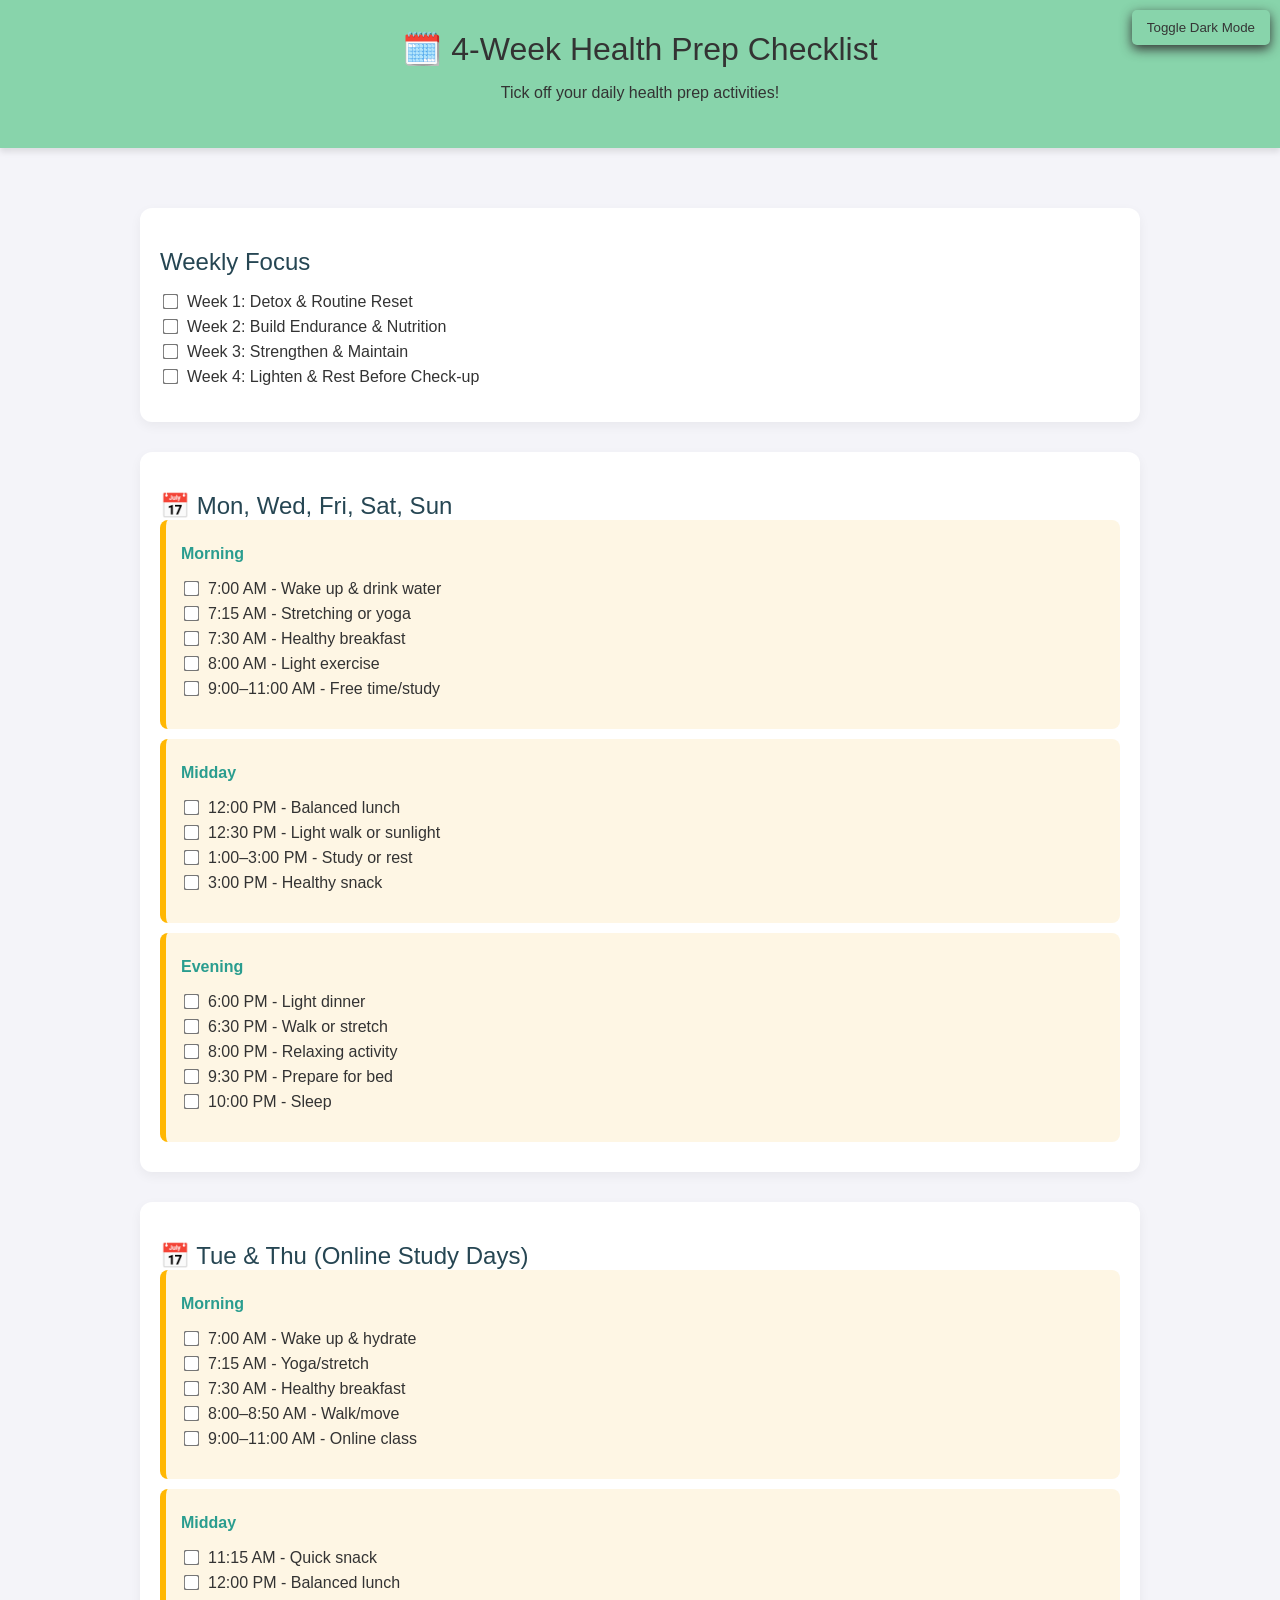
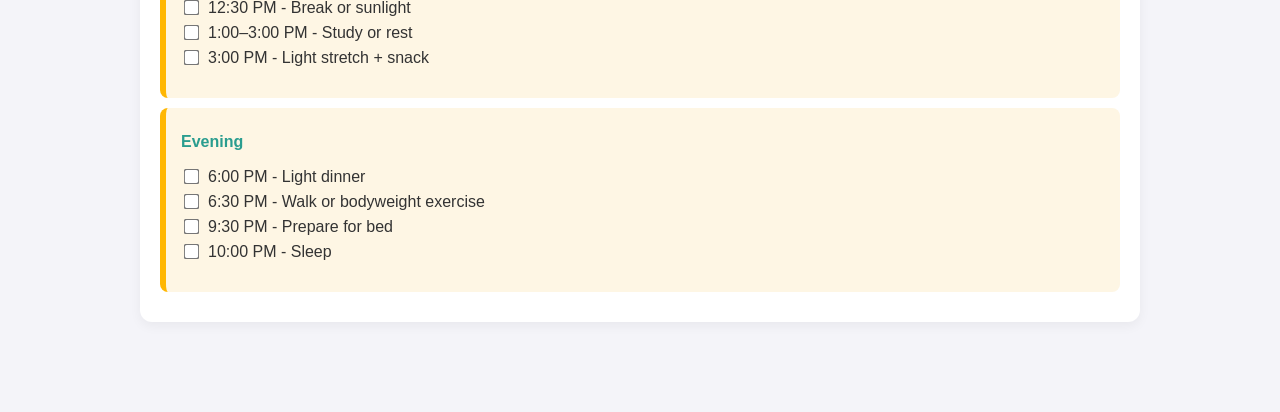
<file: index.html>
<!DOCTYPE html>
<link rel="manifest" href="manifest.json">
<meta name="apple-mobile-web-app-capable" content="yes">
<meta name="theme-color" content="#88d4ab">

<html lang="en" style="font-family: Arial, sans-serif; background-color: #f4f4f9; color: #333;">
<link rel="stylesheet" href="HealthPreChecklistStyle.css">
<head>
  <meta charset="UTF-8">
  <title>Health Prep Checklist</title>
  <style>
   
  </style>
</head>
<body>

  <button class="dark-mode-toggle" id="darkModeToggle">Toggle Dark Mode</button>

  <header>
    <h1>🗓️ 4-Week Health Prep Checklist</h1>
    <p>Tick off your daily health prep activities!</p>
  </header>

  <main>
    <section class="week-overview">
      <h2>Weekly Focus</h2>
      <ul>
        <li><input type="checkbox"> Week 1: Detox & Routine Reset</li>
        <li><input type="checkbox"> Week 2: Build Endurance & Nutrition</li>
        <li><input type="checkbox"> Week 3: Strengthen & Maintain</li>
        <li><input type="checkbox"> Week 4: Lighten & Rest Before Check-up</li>
      </ul>
    </section>

    <section class="day-section">
      <h2>📅 Mon, Wed, Fri, Sat, Sun</h2>

      <div class="reminder">
        <div class="section-title">Morning</div>
        <ul>
          <li><input type="checkbox"> 7:00 AM - Wake up & drink water</li>
          <li><input type="checkbox"> 7:15 AM - Stretching or yoga</li>
          <li><input type="checkbox"> 7:30 AM - Healthy breakfast</li>
          <li><input type="checkbox"> 8:00 AM - Light exercise</li>
          <li><input type="checkbox"> 9:00–11:00 AM - Free time/study</li>
        </ul>
      </div>

      <div class="reminder">
        <div class="section-title">Midday</div>
        <ul>
          <li><input type="checkbox"> 12:00 PM - Balanced lunch</li>
          <li><input type="checkbox"> 12:30 PM - Light walk or sunlight</li>
          <li><input type="checkbox"> 1:00–3:00 PM - Study or rest</li>
          <li><input type="checkbox"> 3:00 PM - Healthy snack</li>
        </ul>
      </div>

      <div class="reminder">
        <div class="section-title">Evening</div>
        <ul>
          <li><input type="checkbox"> 6:00 PM - Light dinner</li>
          <li><input type="checkbox"> 6:30 PM - Walk or stretch</li>
          <li><input type="checkbox"> 8:00 PM - Relaxing activity</li>
          <li><input type="checkbox"> 9:30 PM - Prepare for bed</li>
          <li><input type="checkbox"> 10:00 PM - Sleep</li>
        </ul>
      </div>
    </section>

    <section class="day-section">
      <h2>📅 Tue & Thu (Online Study Days)</h2>

      <div class="reminder">
        <div class="section-title">Morning</div>
        <ul>
          <li><input type="checkbox"> 7:00 AM - Wake up & hydrate</li>
          <li><input type="checkbox"> 7:15 AM - Yoga/stretch</li>
          <li><input type="checkbox"> 7:30 AM - Healthy breakfast</li>
          <li><input type="checkbox"> 8:00–8:50 AM - Walk/move</li>
          <li><input type="checkbox"> 9:00–11:00 AM - Online class</li>
        </ul>
      </div>

      <div class="reminder">
        <div class="section-title">Midday</div>
        <ul>
          <li><input type="checkbox"> 11:15 AM - Quick snack</li>
          <li><input type="checkbox"> 12:00 PM - Balanced lunch</li>
          <li><input type="checkbox"> 12:30 PM - Break or sunlight</li>
          <li><input type="checkbox"> 1:00–3:00 PM - Study or rest</li>
          <li><input type="checkbox"> 3:00 PM - Light stretch + snack</li>
        </ul>
      </div>

      <div class="reminder">
        <div class="section-title">Evening</div>
        <ul>
          <li><input type="checkbox"> 6:00 PM - Light dinner</li>
          <li><input type="checkbox"> 6:30 PM - Walk or bodyweight exercise</li>
          <li><input type="checkbox"> 9:30 PM - Prepare for bed</li>
          <li><input type="checkbox"> 10:00 PM - Sleep</li>
        </ul>
      </div>
    </section>
  </main>
  <script src="HealthPreChecklist.js"></script>
</body>
</html>
</file>
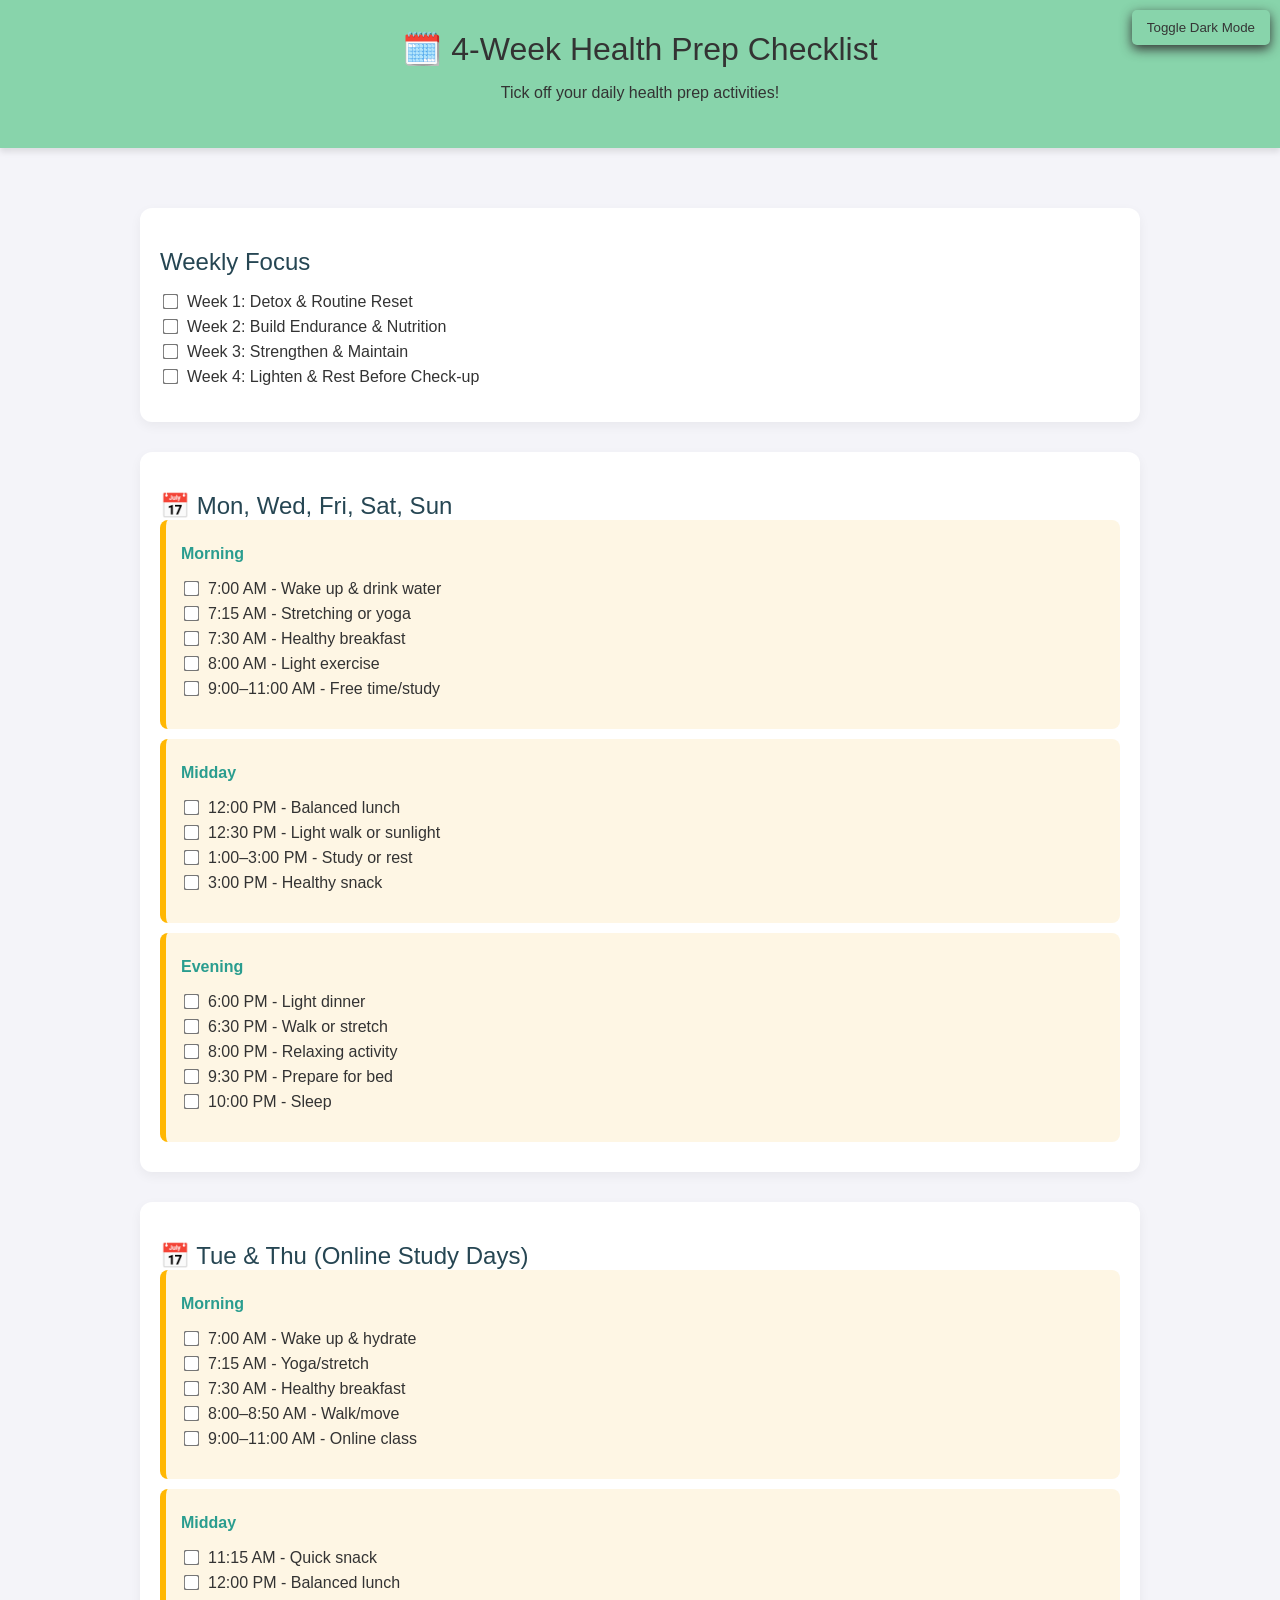
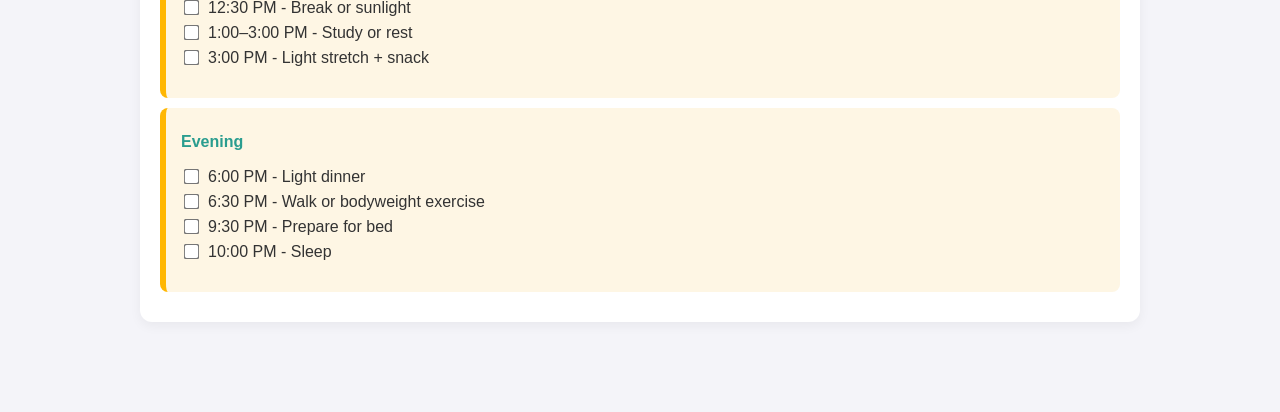
<file: HealthPreChecklist.html>
<!DOCTYPE html>
<link rel="manifest" href="manifest.json">
<meta name="apple-mobile-web-app-capable" content="yes">
<meta name="theme-color" content="#88d4ab">

<html lang="en" style="font-family: Arial, sans-serif; background-color: #f4f4f9; color: #333;">
<link rel="stylesheet" href="HealthPreChecklistStyle.css">
<head>
  <meta charset="UTF-8">
  <title>Health Prep Checklist</title>
  <style>
   
  </style>
</head>
<body>

  <button class="dark-mode-toggle" id="darkModeToggle">Toggle Dark Mode</button>

  <header>
    <h1>🗓️ 4-Week Health Prep Checklist</h1>
    <p>Tick off your daily health prep activities!</p>
  </header>

  <main>
    <section class="week-overview">
      <h2>Weekly Focus</h2>
      <ul>
        <li><input type="checkbox"> Week 1: Detox & Routine Reset</li>
        <li><input type="checkbox"> Week 2: Build Endurance & Nutrition</li>
        <li><input type="checkbox"> Week 3: Strengthen & Maintain</li>
        <li><input type="checkbox"> Week 4: Lighten & Rest Before Check-up</li>
      </ul>
    </section>

    <section class="day-section">
      <h2>📅 Mon, Wed, Fri, Sat, Sun</h2>

      <div class="reminder">
        <div class="section-title">Morning</div>
        <ul>
          <li><input type="checkbox"> 7:00 AM - Wake up & drink water</li>
          <li><input type="checkbox"> 7:15 AM - Stretching or yoga</li>
          <li><input type="checkbox"> 7:30 AM - Healthy breakfast</li>
          <li><input type="checkbox"> 8:00 AM - Light exercise</li>
          <li><input type="checkbox"> 9:00–11:00 AM - Free time/study</li>
        </ul>
      </div>

      <div class="reminder">
        <div class="section-title">Midday</div>
        <ul>
          <li><input type="checkbox"> 12:00 PM - Balanced lunch</li>
          <li><input type="checkbox"> 12:30 PM - Light walk or sunlight</li>
          <li><input type="checkbox"> 1:00–3:00 PM - Study or rest</li>
          <li><input type="checkbox"> 3:00 PM - Healthy snack</li>
        </ul>
      </div>

      <div class="reminder">
        <div class="section-title">Evening</div>
        <ul>
          <li><input type="checkbox"> 6:00 PM - Light dinner</li>
          <li><input type="checkbox"> 6:30 PM - Walk or stretch</li>
          <li><input type="checkbox"> 8:00 PM - Relaxing activity</li>
          <li><input type="checkbox"> 9:30 PM - Prepare for bed</li>
          <li><input type="checkbox"> 10:00 PM - Sleep</li>
        </ul>
      </div>
    </section>

    <section class="day-section">
      <h2>📅 Tue & Thu (Online Study Days)</h2>

      <div class="reminder">
        <div class="section-title">Morning</div>
        <ul>
          <li><input type="checkbox"> 7:00 AM - Wake up & hydrate</li>
          <li><input type="checkbox"> 7:15 AM - Yoga/stretch</li>
          <li><input type="checkbox"> 7:30 AM - Healthy breakfast</li>
          <li><input type="checkbox"> 8:00–8:50 AM - Walk/move</li>
          <li><input type="checkbox"> 9:00–11:00 AM - Online class</li>
        </ul>
      </div>

      <div class="reminder">
        <div class="section-title">Midday</div>
        <ul>
          <li><input type="checkbox"> 11:15 AM - Quick snack</li>
          <li><input type="checkbox"> 12:00 PM - Balanced lunch</li>
          <li><input type="checkbox"> 12:30 PM - Break or sunlight</li>
          <li><input type="checkbox"> 1:00–3:00 PM - Study or rest</li>
          <li><input type="checkbox"> 3:00 PM - Light stretch + snack</li>
        </ul>
      </div>

      <div class="reminder">
        <div class="section-title">Evening</div>
        <ul>
          <li><input type="checkbox"> 6:00 PM - Light dinner</li>
          <li><input type="checkbox"> 6:30 PM - Walk or bodyweight exercise</li>
          <li><input type="checkbox"> 9:30 PM - Prepare for bed</li>
          <li><input type="checkbox"> 10:00 PM - Sleep</li>
        </ul>
      </div>
    </section>
  </main>
  
  <script>
    const toggleButton = document.getElementById('darkModeToggle');
    const body = document.body;

    toggleButton.addEventListener('click', () => {
      body.classList.toggle('dark-mode');
      toggleButton.classList.toggle('dark');
      toggleButton.textContent = body.classList.contains('dark-mode') ? 'Light Mode' : 'Dark Mode';
    });
  </script>
</body>
</html>
</file>
<file: HealthPreChecklistStyle.css>
/* Basic styles for Health Pre-Check List */

body {
  font-family: 'Segoe UI', sans-serif;
  background: #fdfdfb;
  margin: 0;
  padding: 0;
  color: #333;
}


header {
  background: #88d4ab;
  color: white(255, 0, 0);
  padding: 30px;
  text-align: center;
  box-shadow: 0 4px 6px rgba(0,0,0,0.1);
}

h1, h2 {
  margin: 0;
  font-weight: normal;
}

h2 {
  margin-top: 20px;
  color: #264653;
}

main {
  max-width: 1000px;
  margin: 40px auto;
  padding: 20px;
}

.week-overview, .day-section {
  background: #ffffff;
  border-radius: 12px;
  box-shadow: 0 4px 12px rgba(0,0,0,0.05);
  padding: 20px;
  margin-bottom: 30px;
}

.reminder {
  background: #fef6e4;
  border-left: 6px solid #ffb703;
  padding: 15px;
  border-radius: 8px;
  margin-bottom: 10px;
}

.section-title {
  color: #2a9d8f;
  font-weight: bold;
  margin-top: 10px;
  margin-bottom: 10px;
}

ul {
  padding-left: 0;
  list-style: none;
}

li {
  margin-bottom: 6px;
  display: flex;
  align-items: center;
}

input[type="checkbox"] {
  margin-right: 10px;
  transform: scale(1.2);
}
 /* Default light mode styles */
body {
  background-color: #f4f4f9;
  color: #333;
}

/* Dark mode styles */
body.dark-mode {
  background-color: #333;
  color: #ffffff;
}

.dark-mode-toggle {
  position: fixed;
  top: 10px;
  right: 10px;
  padding: 10px 15px;
  background-color: #88d4ab;
  color: #353535;
  border: none;
  border-radius: 5px;
  cursor: pointer;
  box-shadow: 0 4px 12px #333;
}

.dark-mode-toggle.dark {
  color: #ffffff;
  background-color: #555;
}


body.dark-mode header {
  background: #555;
  color: #ffffff;
}

body.dark-mode .week-overview, body.dark-mode .day-section {
  background: #555;
  border-radius: 12px;
  box-shadow: 0 4px 12px rgb(0, 0, 0);
  padding: 20px;
  margin-bottom: 30px;
}

body.dark-mode .section-title {
  color: #e9c46a;
}

body.dark-mode h2 {
  margin-top: 20px;
  color: #ffffff;
}

body.dark-mode .reminder {
  background: #0000002f;
  border-left: 6px solid #858585;
  padding: 15px;
  border-radius: 8px;
  margin-bottom: 10px;
}
</file>
